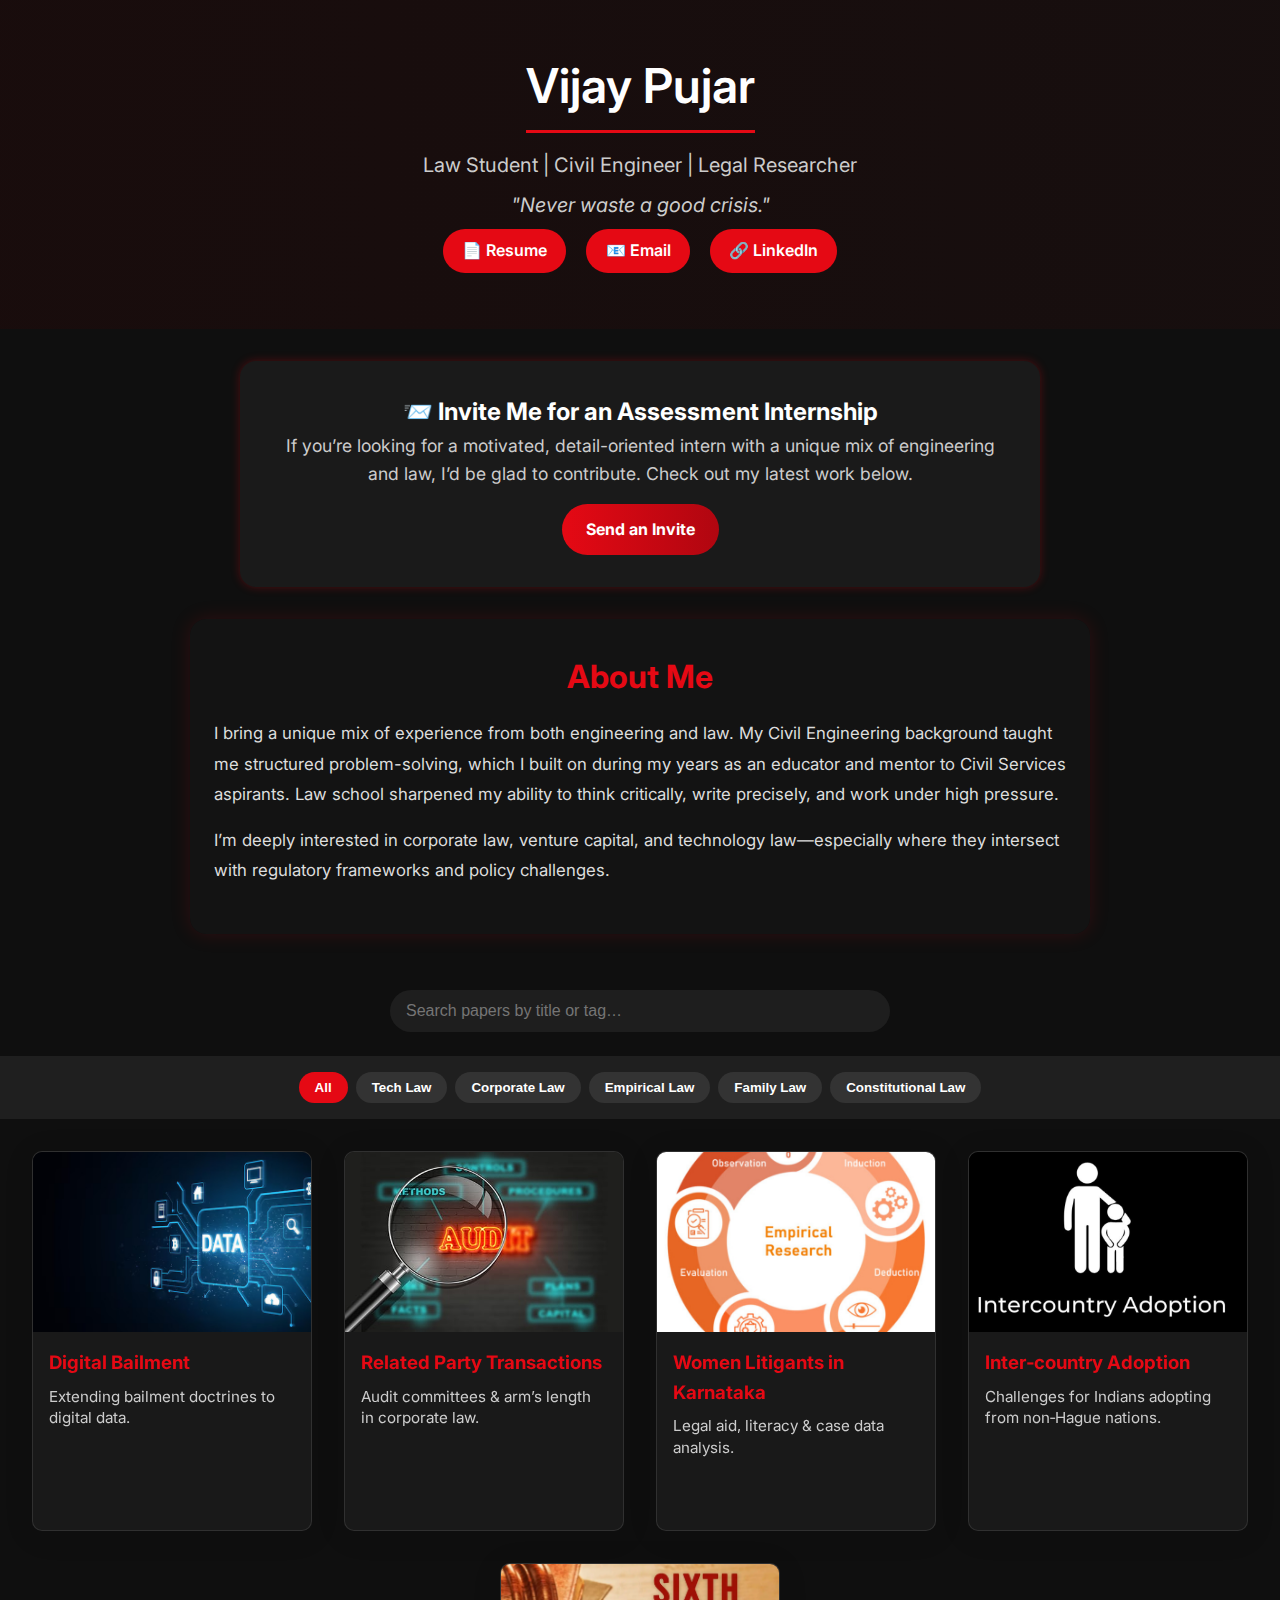
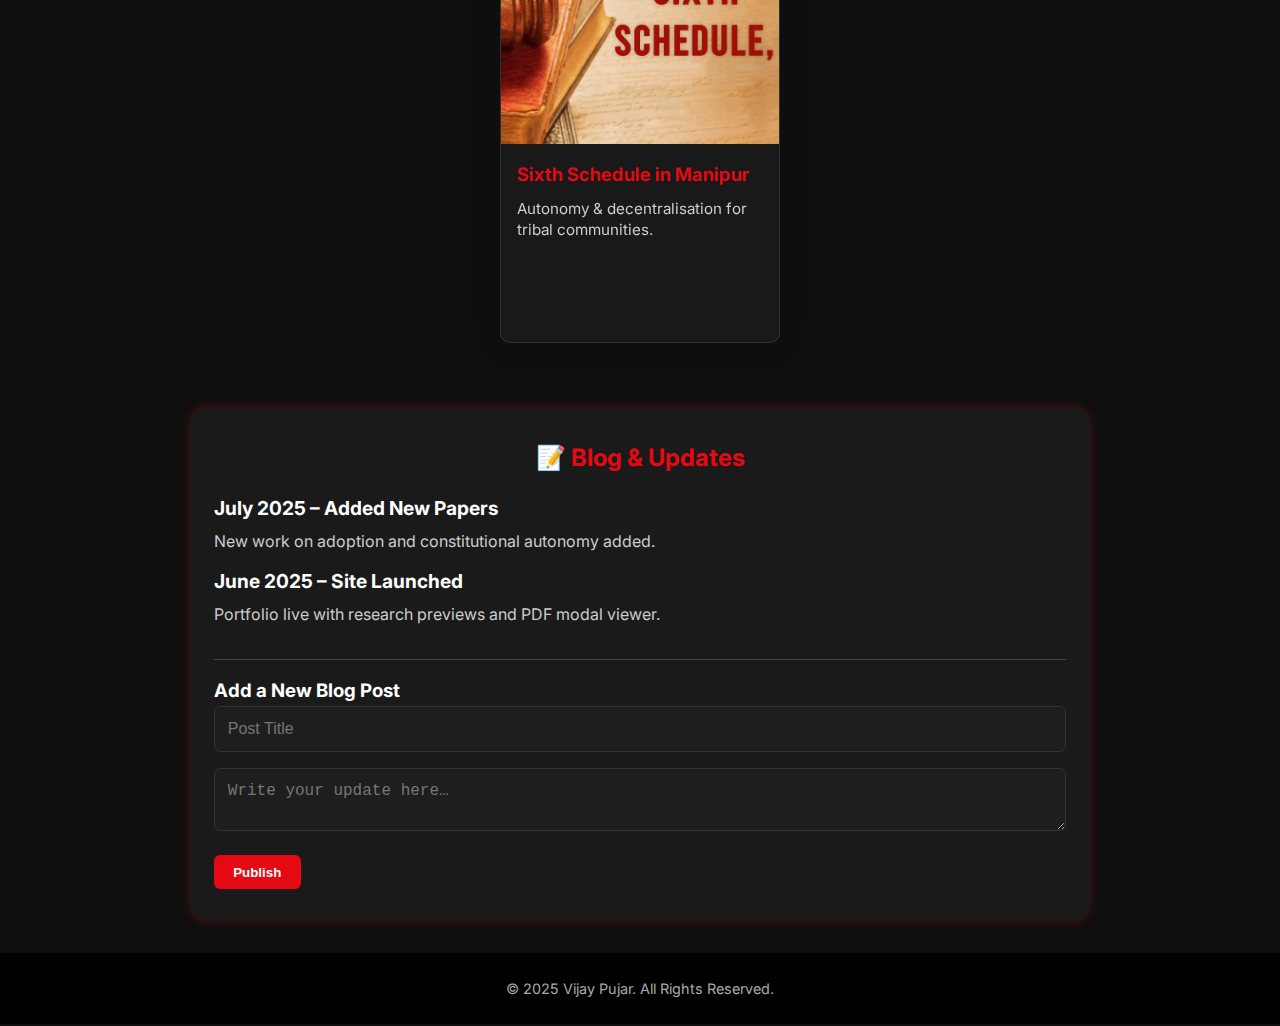
<file: Index.html>
<!DOCTYPE html>
<html lang="en">
<head>
  <meta charset="UTF-8" />
  <meta name="viewport" content="width=device-width, initial-scale=1.0"/>
  <title>Vijay Pujar | Legal Academic Research</title>
  <link rel="stylesheet" href="style.css"/>
  <script defer src="script.js"></script>
  <link rel="icon" href="assets/favicon.png" />
  <script defer data-domain="vijaypujar-11.github.io" src="https://plausible.io/js/script.file-downloads.outbound-links.revenue.js"></script>
</head>
<body>

  <!-- Header -->
  <div class="header">
    <h1>Vijay Pujar</h1>
    <p>Law Student | Civil Engineer | Legal Researcher</p>
    <p><em>"Never waste a good crisis."</em></p>
    <div class="buttons">
      <a href="https://drive.google.com/file/d/1TDJbEz1QCk3oJOztCTQSQneU9UBg32Aa/view?usp=drive_link" target="_blank">📄 Resume</a>
      <a href="mailto:vijay.pujar@nls.ac.in">📧 Email</a>
      <a href="https://www.linkedin.com/in/the-vijay-pujar" target="_blank">🔗 LinkedIn</a>
    </div>
  </div>

  <!-- CTA Section -->
  <div class="cta-section">
    <h2 class="section-title">📨 Invite Me for an Assessment Internship</h2>
    <p class="cta-text">If you’re looking for a motivated, detail-oriented intern with a unique mix of engineering and law, I’d be glad to contribute. Check out my latest work below.</p>
    <a href="mailto:vijay.pujar@nls.ac.in?subject=Assessment Internship Inquiry" class="cta-btn">Send an Invite</a>
  </div>

  <!-- About Me -->
  <div class="about-me">
    <h2>About Me</h2>
    <p>I bring a unique mix of experience from both engineering and law. My Civil Engineering background taught me structured problem-solving, which I built on during my years as an educator and mentor to Civil Services aspirants. Law school sharpened my ability to think critically, write precisely, and work under high pressure.</p>
    <p>I’m deeply interested in corporate law, venture capital, and technology law—especially where they intersect with regulatory frameworks and policy challenges.</p>
  </div>

  <!-- Search -->
  <div class="search-bar">
    <input type="text" id="searchInput" placeholder="Search papers by title or tag…"/>
  </div>

  <!-- Filter Buttons -->
  <div class="filter-bar">
    <button class="filter-btn active" data-tag="all">All</button>
    <button class="filter-btn" data-tag="Tech law">Tech Law</button>
    <button class="filter-btn" data-tag="Corporate law">Corporate Law</button>
    <button class="filter-btn" data-tag="Empirical law">Empirical Law</button>
    <button class="filter-btn" data-tag="Family law">Family Law</button>
    <button class="filter-btn" data-tag="Constitutional law">Constitutional Law</button>
  </div>

  <!-- Research Cards -->
  <div class="container">
    <!-- Card 1 -->
    <div class="card" data-tags="Tech law, Privacy, Contracts">
      <div class="card-inner">
        <div class="card-front">
          <img src="assets/digital_bailment.jpg" alt="Digital Bailment"/>
          <div class="card-body">
            <h3>Digital Bailment</h3>
            <p>Extending bailment doctrines to digital data.</p>
          </div>
        </div>
        <div class="card-back">
          <h4>Digital Bailment</h4>
          <p>This paper explores traditional bailment doctrines extended to digital data. It draws on US rulings and India’s Puttaswamy privacy judgment.</p>
          <p><strong>Tags:</strong> Tech law, Privacy, Contracts</p>
          <a href="#" class="open-pdf" data-pdf="https://drive.google.com/file/d/1Pw2RMLQF4RbAY33ee8m5sYKfUfaNNnvo/preview">Read PDF</a>
        </div>
      </div>
    </div>

    <!-- Card 2 -->
    <div class="card" data-tags="Corporate law, Audit, RPT">
      <div class="card-inner">
        <div class="card-front">
          <img src="assets/rpt.jpg" alt="RPT"/>
          <div class="card-body">
            <h3>Related Party Transactions</h3>
            <p>Audit committees & arm’s length in corporate law.</p>
          </div>
        </div>
        <div class="card-back">
          <h4>RPT Analysis</h4>
          <p>Examines regulatory challenges in RPTs within India, focusing on audit committees and arm’s length standards, and proposes reforms.</p>
          <p><strong>Tags:</strong> Corporate law, Audit risk</p>
          <a href="#" class="open-pdf" data-pdf="https://drive.google.com/file/d/1E2AGDY2g1gR3wu_4VjRukga9‑QpIkjMM/preview">Read PDF</a>
        </div>
      </div>
    </div>

    <!-- Card 3 -->
    <div class="card" data-tags="Empirical law, Gender justice">
      <div class="card-inner">
        <div class="card-front">
          <img src="assets/women_litigants.jpg" alt="Women Litigants"/>
          <div class="card-body">
            <h3>Women Litigants in Karnataka</h3>
            <p>Legal aid, literacy & case data analysis.</p>
          </div>
        </div>
        <div class="card-back">
          <h4>Access to Justice</h4>
          <p>This empirical study analyses how literacy and legal aid affect women’s access to justice in Karnataka’s courts.</p>
          <p><strong>Tags:</strong> Empirical law, Gender justice</p>
          <a href="#" class="open-pdf" data-pdf="https://docs.google.com/document/d/1bjQiY9WqzT_3y7BZUnH84HV80S2QZFif/preview">Read PDF</a>
        </div>
      </div>
    </div>

    <!-- Card 4 -->
    <div class="card" data-tags="Family law, Adoption, CARA">
      <div class="card-inner">
        <div class="card-front">
          <img src="assets/adoption.jpg" alt="Adoption"/>
          <div class="card-body">
            <h3>Inter‑country Adoption</h3>
            <p>Challenges for Indians adopting from non‑Hague nations.</p>
          </div>
        </div>
        <div class="card-back">
          <h4>Global Adoption Barriers</h4>
          <p>Reviews Indian judicial trends, procedural gaps, and exploitation risk in international adoption, with recommendations.</p>
          <p><strong>Tags:</strong> Family law, Hague Convention</p>
          <a href="#" class="open-pdf" data-pdf="https://drive.google.com/file/d/1kERU55cYtbM9QX59T8dGK0vVEdat3Jps/preview">Read PDF</a>
        </div>
      </div>
    </div>

    <!-- Card 5 -->
    <div class="card" data-tags="Constitutional law, Federalism, Tribal rights">
      <div class="card-inner">
        <div class="card-front">
          <img src="assets/sixth_schedule.jpg" alt="Sixth Schedule"/>
          <div class="card-body">
            <h3>Sixth Schedule in Manipur</h3>
            <p>Autonomy & decentralisation for tribal communities.</p>
          </div>
        </div>
        <div class="card-back">
          <h4>Democratic Decentralisation</h4>
          <p>Analyzes identity politics and governance gaps in Manipur’s hill districts. Advocates extending Sixth Schedule.</p>
          <p><strong>Tags:</strong> Constitutional law, Tribal rights</p>
          <a href="#" class="open-pdf" data-pdf="https://drive.google.com/file/d/15sJHHf_FkG7idghSGYz98Q55Zn9epRS9/preview">Read PDF</a>
        </div>
      </div>
    </div>
  </div>

  <!-- Blog Section -->
  <div class="blog-section">
    <h2>📝 Blog & Updates</h2>
    <div id="blogList">
      <div class="blog-post"><h3>July 2025 – Added New Papers</h3><p>New work on adoption and constitutional autonomy added.</p></div>
      <div class="blog-post"><h3>June 2025 – Site Launched</h3><p>Portfolio live with research previews and PDF modal viewer.</p></div>
    </div>
    <div class="blog-editor">
      <h3>Add a New Blog Post</h3>
      <input type="text" id="blogTitle" placeholder="Post Title"/>
      <textarea id="blogContent" placeholder="Write your update here…"></textarea>
      <button id="addBlogBtn">Publish</button>
    </div>
  </div>

  <!-- PDF Modal -->
  <div id="pdfModal" class="pdf-modal">
    <div class="modal-content">
      <span class="close-btn">&times;</span>
      <iframe id="pdfViewer" src="" frameborder="0"></iframe>
    </div>
  </div>

  <!-- Footer -->
  <div class="footer">© 2025 Vijay Pujar. All Rights Reserved.</div>

</body>
</html>
</file>
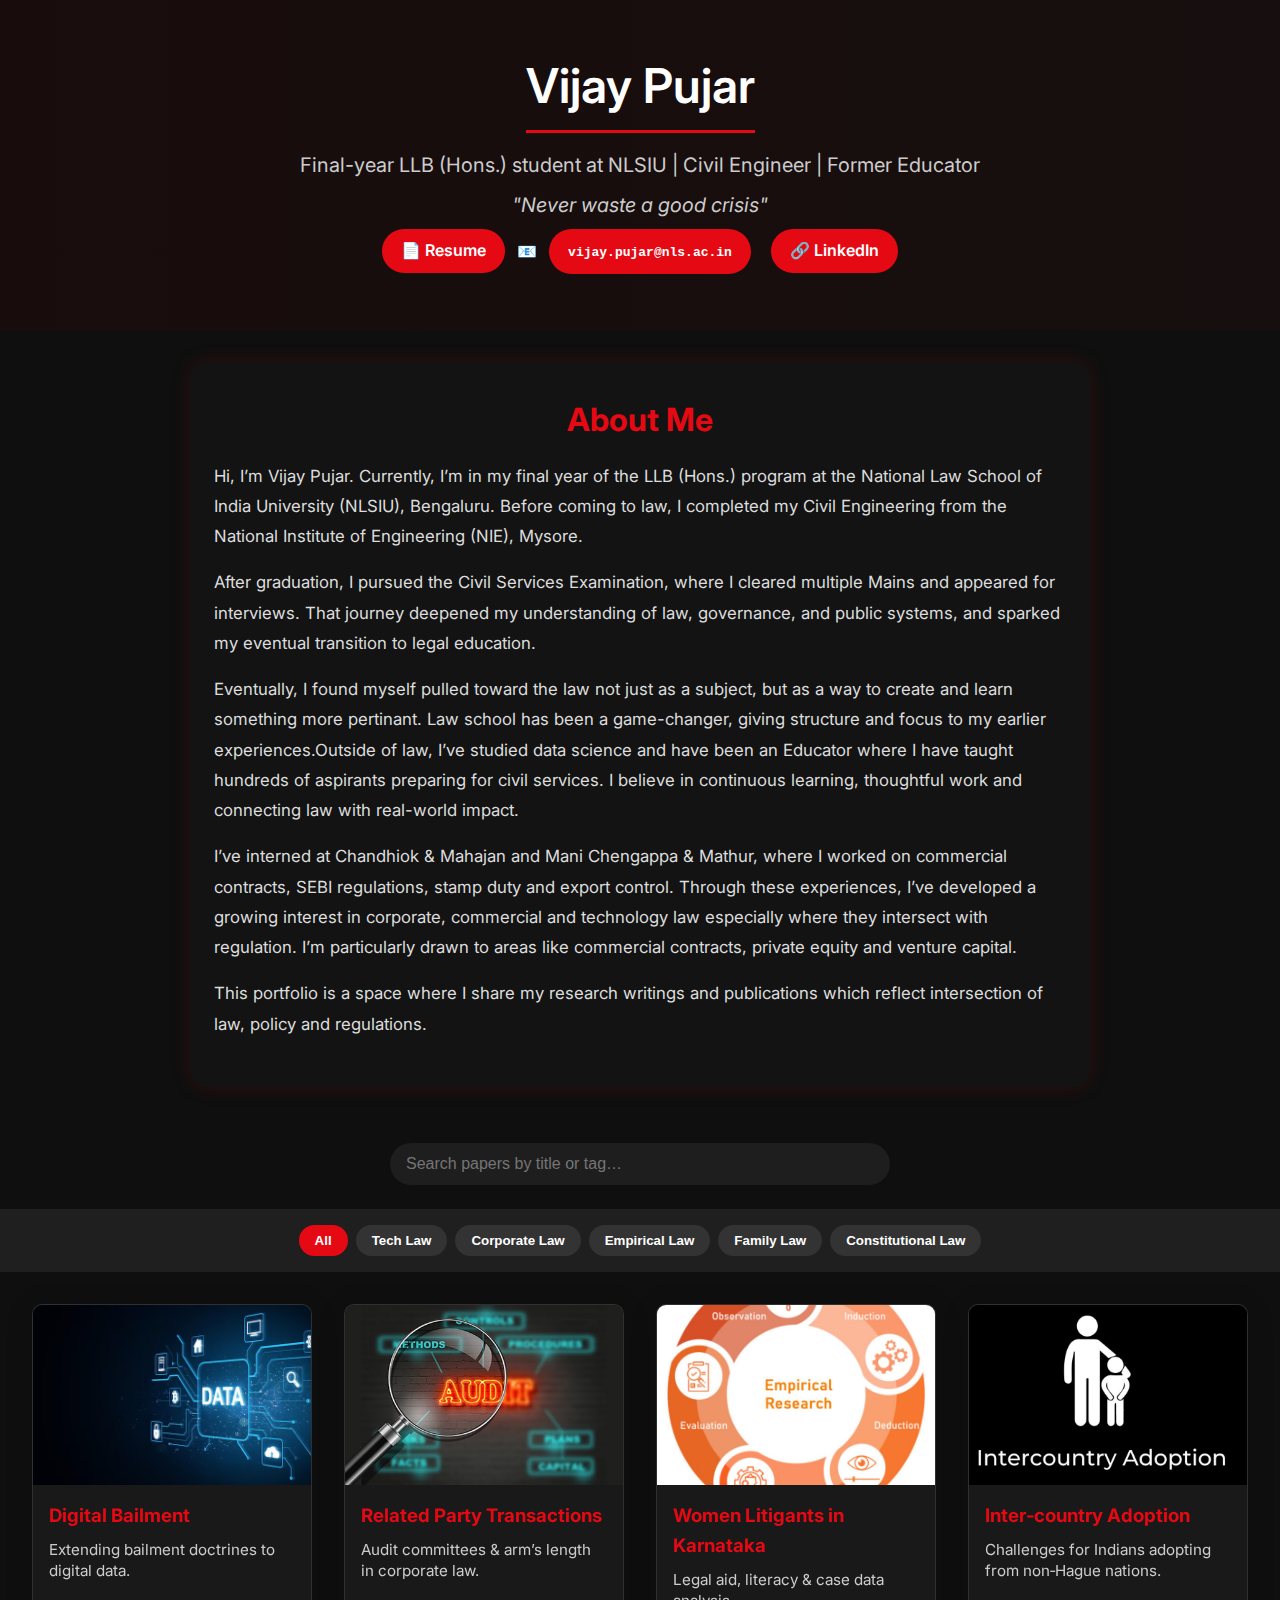
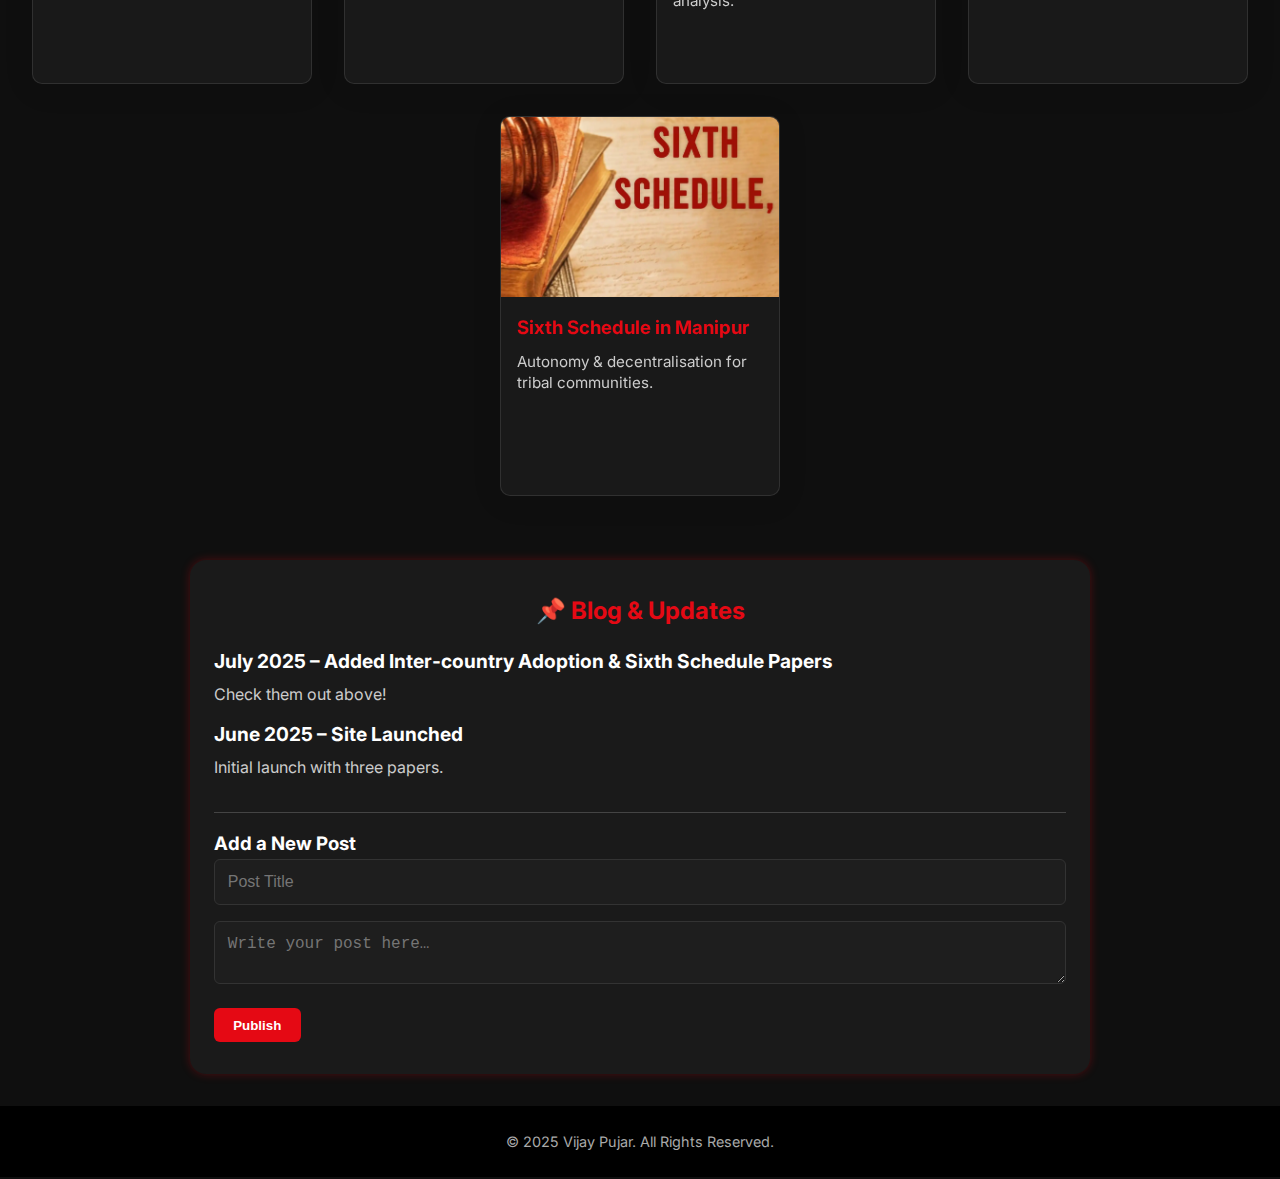
<file: index.html>
<!DOCTYPE html>
<html lang="en">
<head>
  <meta charset="UTF-8" />
  <meta name="viewport" content="width=device-width, initial-scale=1.0"/>
  <title>Vijay Pujar | Legal Academic Research</title>

  <!-- ✅ Favicon -->
  <link rel="icon" type="image/png" href="assets/favicon-32x32.png">

  <link href="https://fonts.googleapis.com/css2?family=Inter:wght@400;600;700&display=swap" rel="stylesheet">
  <link rel="stylesheet" href="style.css"/>
  <script defer data-domain="vijaypujar-11.github.io" src="https://plausible.io/js/script.file-downloads.outbound-links.revenue.js"></script>
</head>
<body>
  <!-- Loading Spinner -->
  <div id="loader" class="loader-wrapper" aria-label="Loading page content">
    <div class="loader" role="status" aria-live="polite"></div>
  </div>

  <!-- Header -->
  <header class="header" role="banner">
    <h1 class="fade-in">Vijay Pujar</h1>
    <p class="fade-in delay-1">Final-year LLB (Hons.) student at NLSIU | Civil Engineer | Former Educator</p>
    <p class="fade-in delay-2"><em>"Never waste a good crisis"</em></p>
    <div class="buttons fade-in delay-3" role="navigation" aria-label="Quick Links">
      <a href="https://drive.google.com/file/d/1TDJbEz1QCk3oJOztCTQSQneU9UBg32Aa/view?usp=drive_link" target="_blank" rel="noopener">📄 Resume</a>
      📧 <a href="https://mail.google.com/mail/?view=cm&to=vijay.pujar@nls.ac.in" target="_blank" rel="noopener noreferrer">
        <code>vijay.pujar@nls.ac.in</code>
      </a>
      <a href="https://www.linkedin.com/in/the-vijay-pujar" target="_blank" rel="noopener noreferrer">🔗 LinkedIn</a>
    </div>
  </header>

  <!-- About Me Section -->
  <section class="about-me fade-in-up" role="region" aria-labelledby="aboutHeading">
    <h2 id="aboutHeading">About Me</h2>
    <p>Hi, I’m Vijay Pujar. Currently, I’m in my final year of the LLB (Hons.) program at the National Law School of India University (NLSIU), Bengaluru. Before coming to law, I completed my Civil Engineering from the National Institute of Engineering (NIE), Mysore.<p>
    <p> After graduation, I pursued the Civil Services Examination, where I cleared multiple Mains and appeared for interviews. That journey deepened my understanding of law, governance, and public systems, and sparked my eventual transition to legal education.</p>
    <p>Eventually, I found myself pulled toward the law not just as a subject, but as a way to create and learn something more pertinant. Law school has been a game-changer, giving structure and focus to my earlier experiences.Outside of law, I’ve studied data science and have been an Educator where I have taught hundreds of aspirants preparing for civil services. I believe in continuous learning, thoughtful work and connecting law with real-world impact.</p>
    <p>I’ve interned at Chandhiok & Mahajan and Mani Chengappa & Mathur, where I worked on commercial contracts, SEBI regulations, stamp duty and export control. Through these experiences, I’ve developed a growing interest in corporate, commercial and technology law especially where they intersect with regulation. I’m particularly drawn to areas like commercial contracts, private equity and venture capital.</p>
    <p>This portfolio is a space where I share my research writings and publications which reflect intersection of law, policy and regulations.</p>
  </section>

  <!-- Search -->
  <div class="search-bar">
    <input type="text" id="searchInput" placeholder="Search papers by title or tag…"/>
  </div>

  <!-- Filter Bar -->
  <div class="filter-bar">
    <button class="filter-btn active" data-tag="all">All</button>
    <button class="filter-btn" data-tag="Tech law">Tech Law</button>
    <button class="filter-btn" data-tag="Corporate law">Corporate Law</button>
    <button class="filter-btn" data-tag="Empirical law">Empirical Law</button>
    <button class="filter-btn" data-tag="Family law">Family Law</button>
    <button class="filter-btn" data-tag="Constitutional law">Constitutional Law</button>
  </div>

  <!-- Card Container -->
  <div class="container">
    <!-- Card 1 -->
    <div class="card" data-tags="Tech law, Contracts, Privacy">
      <div class="card-inner">
        <div class="card-front">
          <img src="assets/digital_bailment.jpg" alt="Digital Bailment"/>
          <div class="card-body">
            <h3>Digital Bailment</h3>
            <p>Extending bailment doctrines to digital data.</p>
          </div>
        </div>
        <div class="card-back">
          <h4>Digital Bailment</h4>
          <p>This paper explores traditional bailment doctrines extended to digital data. It draws on US rulings and India’s Puttaswamy privacy judgment.</p>
          <p><strong>Tags:</strong> Tech law, Privacy, Contracts</p>
          <a href="#" class="open-pdf" data-pdf="https://drive.google.com/file/d/1Pw2RMLQF4RbAY33ee8m5sYKfUfaNNnvo/preview">Read PDF</a>
        </div>
      </div>
    </div>

    <!-- Card 2 -->
    <div class="card" data-tags="Corporate law, Audit, RPT">
      <div class="card-inner">
        <div class="card-front">
          <img src="assets/rpt.jpg" alt="RPT"/>
          <div class="card-body">
            <h3>Related Party Transactions</h3>
            <p>Audit committees & arm’s length in corporate law.</p>
          </div>
        </div>
        <div class="card-back">
          <h4>RPT Analysis</h4>
          <p>Examines regulatory challenges in RPTs within India, focusing on audit committees and arm’s length standards, and proposes reforms.</p>
          <p><strong>Tags:</strong> Corporate law, Audit risk</p>
          <a href="#" class="open-pdf" data-pdf="https://drive.google.com/file/d/1E2AGDY2g1gR3wu_4VjRukga9‑QpIkjMM/preview">Read PDF</a>
        </div>
      </div>
    </div>

    <!-- Card 3 -->
    <div class="card" data-tags="Empirical law, Gender justice">
      <div class="card-inner">
        <div class="card-front">
          <img src="assets/women_litigants.jpg" alt="Women Litigants"/>
          <div class="card-body">
            <h3>Women Litigants in Karnataka</h3>
            <p>Legal aid, literacy & case data analysis.</p>
          </div>
        </div>
        <div class="card-back">
          <h4>Access to Justice</h4>
          <p>This empirical study analyses how literacy and legal aid affect women’s access to justice in Karnataka’s courts.</p>
          <p><strong>Tags:</strong> Empirical law, Gender justice</p>
          <a href="#" class="open-pdf" data-pdf="https://docs.google.com/document/d/1bjQiY9WqzT_3y7BZUnH84HV80S2QZFif/preview">Read PDF</a>
        </div>
      </div>
    </div>

    <!-- Card 4 -->
    <div class="card" data-tags="Family law, Adoption, CARA">
      <div class="card-inner">
        <div class="card-front">
          <img src="assets/adoption.jpg" alt="Adoption"/>
          <div class="card-body">
            <h3>Inter‑country Adoption</h3>
            <p>Challenges for Indians adopting from non‑Hague nations.</p>
          </div>
        </div>
        <div class="card-back">
          <h4>Global Adoption Barriers</h4>
          <p>Reviews Indian judicial trends, procedural gaps, and exploitation risk in international adoption, with recommendations.</p>
          <p><strong>Tags:</strong> Family law, Hague Convention</p>
          <a href="#" class="open-pdf" data-pdf="https://drive.google.com/file/d/1kERU55cYtbM9QX59T8dGK0vVEdat3Jps/preview">Read PDF</a>
        </div>
      </div>
    </div>

    <!-- Card 5 -->
    <div class="card" data-tags="Constitutional law, Federalism, Tribal rights">
      <div class="card-inner">
        <div class="card-front">
          <img src="assets/sixth_schedule.jpg" alt="Sixth Schedule"/>
          <div class="card-body">
            <h3>Sixth Schedule in Manipur</h3>
            <p>Autonomy & decentralisation for tribal communities.</p>
          </div>
        </div>
        <div class="card-back">
          <h4>Democratic Decentralisation</h4>
          <p>Analyzes identity politics and governance gaps in Manipur’s hill districts. Advocates extending Sixth Schedule.</p>
          <p><strong>Tags:</strong> Constitutional law, Tribal rights</p>
          <a href="#" class="open-pdf" data-pdf="https://drive.google.com/file/d/15sJHHf_FkG7idghSGYz98Q55Zn9epRS9/preview">Read PDF</a>
        </div>
      </div>
    </div>
  </div>

  <!-- Blog/Updates Section -->
  <div class="blog-section">
    <h2>📌 Blog & Updates</h2>
    <div id="blogList">
      <div class="blog-post">
        <h3>July 2025 – Added Inter‑country Adoption & Sixth Schedule Papers</h3>
        <p>Check them out above!</p>
      </div>
      <div class="blog-post">
        <h3>June 2025 – Site Launched</h3>
        <p>Initial launch with three papers.</p>
      </div>
    </div>
    <div class="blog-editor">
      <h3>Add a New Post</h3>
      <input type="text" id="blogTitle" placeholder="Post Title"/>
      <textarea id="blogContent" placeholder="Write your post here…"></textarea>
      <button id="addBlogBtn">Publish</button>
    </div>
  </div>

  <!-- PDF Modal -->
  <div id="pdfModal" class="pdf-modal">
    <div class="modal-content">
      <span class="close-btn">&times;</span>
      <iframe id="pdfViewer" src="" frameborder="0"></iframe>
    </div>
  </div>

  <!-- Footer -->
  <div class="footer">© 2025 Vijay Pujar. All Rights Reserved.</div>

  <script src="script.js"></script>
</body>
</html>
</file>
<file: style.css>
@import url('https://fonts.googleapis.com/css2?family=Inter:wght@400;600&display=swap');

* {
  margin: 0;
  padding: 0;
  box-sizing: border-box;
}

body {
  font-family: 'Inter', sans-serif;
  background: #0f0f0f;
  color: white;
  overflow-x: hidden;
  line-height: 1.6;
}

/* Header */
.header {
  text-align: center;
  padding: 3rem 1rem;
  background: 
    linear-gradient(270deg, rgba(26,13,13,0.95), rgba(20,20,20,0.95), rgba(26,13,13,0.95)),
    url('https://www.transparenttextures.com/patterns/white-linen.png');
  background-size: 600% 600%, auto;
  background-blend-mode: overlay;
  animation: gradientBG 12s ease infinite;
}

@keyframes gradientBG {
  0% { background-position: 0% 50%; }
  50% { background-position: 100% 50%; }
  100% { background-position: 0% 50%; }
}

.header h1 {
  font-size: 3rem;
  font-weight: 600;
  color: white;
  border-bottom: 3px solid #e50914;
  display: inline-block;
  padding-bottom: 0.3rem;
  margin-bottom: 0.5rem;
}

.header p {
  font-size: 1.25rem;
  color: #ccc;
  margin-top: 0.5rem;
}

.buttons a {
  display: inline-block;
  margin: 0.5rem;
  padding: 0.6rem 1.2rem;
  background-color: #e50914;
  color: white;
  text-decoration: none;
  border-radius: 30px;
  font-weight: 600;
  transition: background-color 0.3s ease, transform 0.2s ease;
}

.buttons a:hover {
  background-color: #b00610;
  transform: scale(1.05);
}

/* CTA Section */
.cta-section {
  max-width: 800px;
  margin: 2rem auto;
  background-color: #1a1a1a;
  padding: 2rem;
  text-align: center;
  border-radius: 16px;
  box-shadow: 0 0 10px rgba(229, 9, 20, 0.3);
}

.cta-section .cta-text {
  font-size: 1.1rem;
  color: #ccc;
  margin-bottom: 1rem;
}

.cta-btn {
  display: inline-block;
  padding: 0.8rem 1.5rem;
  font-weight: bold;
  background: linear-gradient(to right, #e50914, #b00610);
  color: white;
  text-decoration: none;
  border-radius: 30px;
  transition: transform 0.2s ease;
}

.cta-btn:hover {
  transform: scale(1.05);
}

/* About Me */
.about-me {
  background: rgba(255, 255, 255, 0.02);
  padding: 2rem 1.5rem;
  max-width: 900px;
  margin: 2rem auto;
  border-radius: 16px;
  box-shadow: 0 0 20px rgba(229, 9, 20, 0.15);
}

.about-me h2 {
  color: #e50914;
  font-size: 2rem;
  text-align: center;
  margin-bottom: 1rem;
}

.about-me p {
  color: #ddd;
  font-size: 1.05rem;
  line-height: 1.8;
  margin-bottom: 1rem;
}

/* Search */
.search-bar {
  text-align: center;
  padding: 1.5rem 1rem;
}

.search-bar input {
  width: 90%;
  max-width: 500px;
  padding: 0.75rem 1rem;
  background: #1e1e1e;
  color: white;
  border: none;
  border-radius: 30px;
  font-size: 1rem;
  outline: none;
}

/* Filter Buttons */
.filter-bar {
  display: flex;
  flex-wrap: wrap;
  justify-content: center;
  gap: 0.5rem;
  padding: 1rem;
  background-color: #1f1f1f;
}

.filter-btn {
  padding: 0.5rem 1rem;
  background: #333;
  color: white;
  border: none;
  border-radius: 20px;
  cursor: pointer;
  font-weight: bold;
  transition: background-color 0.3s;
}

.filter-btn:hover,
.filter-btn.active {
  background: #e50914;
}

/* Cards */
.container {
  display: flex;
  flex-wrap: wrap;
  justify-content: center;
  padding: 2rem;
  gap: 2rem;
}

.card {
  width: 280px;
  height: 380px;
  perspective: 1000px;
  cursor: pointer;
  transition: transform 0.4s, box-shadow 0.4s;
}

.card-inner {
  position: relative;
  width: 100%;
  height: 100%;
  transition: transform 0.8s;
  transform-style: preserve-3d;
}

.card.flipped .card-inner {
  transform: rotateY(180deg);
}

.card-front,
.card-back {
  position: absolute;
  width: 100%;
  height: 100%;
  backface-visibility: hidden;
  border-radius: 10px;
  overflow: hidden;
  background-color: rgba(30, 30, 30, 0.7);
  backdrop-filter: blur(10px);
  border: 1px solid rgba(255, 255, 255, 0.1);
  box-shadow: 0 4px 30px rgba(0, 0, 0, 0.1);
  display: flex;
  flex-direction: column;
}

.card-front img {
  width: 100%;
  height: 180px;
  object-fit: cover;
  transition: opacity 0.3s ease-in-out;
}

.card:hover .card-front img {
  opacity: 0.9;
}

.card-body {
  padding: 1rem;
  flex-grow: 1;
  display: flex;
  flex-direction: column;
  justify-content: space-between;
}

.card-body h3 {
  color: #e50914;
  margin-bottom: 0.5rem;
}

.card-body p {
  font-size: 0.95rem;
  color: #ccc;
  line-height: 1.4;
  flex-grow: 1;
}

.card-back {
  transform: rotateY(180deg);
  padding: 1rem;
  color: #ccc;
  justify-content: center;
}

.card-back h4 {
  color: #e50914;
  margin-top: 0;
}

.card:hover {
  transform: scale(1.05);
  box-shadow: 0 8px 20px rgba(229, 9, 20, 0.4);
  z-index: 10;
}

/* Blog Section */
.blog-section {
  background: #1a1a1a;
  padding: 2rem 1.5rem;
  max-width: 900px;
  margin: 2rem auto;
  border-radius: 16px;
  box-shadow: 0 0 10px rgba(229, 9, 20, 0.3);
}

.blog-section h2 {
  color: #e50914;
  text-align: center;
  margin-bottom: 1rem;
}

.blog-post h3 {
  color: #fff;
  margin: 0.75rem 0 0.3rem;
  font-size: 1.2rem;
}

.blog-post p {
  color: #ccc;
  line-height: 1.6;
}

/* Blog editor */
.blog-editor {
  margin-top: 2rem;
  padding-top: 1rem;
  border-top: 1px solid #444;
}

.blog-editor input,
.blog-editor textarea {
  width: 100%;
  padding: 0.8rem;
  margin-bottom: 1rem;
  background: #1e1e1e;
  border: 1px solid #333;
  color: white;
  border-radius: 6px;
  font-size: 1rem;
}

.blog-editor button {
  background: #e50914;
  color: white;
  padding: 0.6rem 1.2rem;
  border: none;
  border-radius: 6px;
  font-weight: bold;
  cursor: pointer;
  transition: background-color 0.3s;
}

.blog-editor button:hover {
  background: #b00610;
}

/* PDF Modal */
.pdf-modal {
  display: none;
  position: fixed;
  z-index: 999;
  left: 0;
  top: 0;
  width: 100%;
  height: 100%;
  background: rgba(0, 0, 0, 0.85);
}

.modal-content {
  position: relative;
  margin: 5% auto;
  width: 80%;
  height: 80%;
  background: #000;
  padding: 1rem;
  border-radius: 10px;
}

.modal-content iframe {
  width: 100%;
  height: 100%;
  border: none;
  border-radius: 5px;
}

.close-btn {
  position: absolute;
  top: 10px;
  right: 20px;
  font-size: 2rem;
  color: white;
  cursor: pointer;
}

/* Footer */
.footer {
  text-align: center;
  padding: 1.5rem;
  font-size: 0.9rem;
  color: #aaa;
  background-color: #000;
  margin-top: 2rem;
}

/* Mobile */
@media (max-width: 600px) {
  .card {
    width: 90%;
    height: auto;
  }

  .card-inner,
  .card-front,
  .card-back {
    height: auto !important;
    position: relative;
  }

  .card-front img {
    height: 160px;
  }

  .header h1 {
    font-size: 2rem;
  }

  .header p {
    font-size: 1rem;
  }

  .buttons a {
    font-size: 0.9rem;
    padding: 0.4rem 0.8rem;
  }
}
</file>
